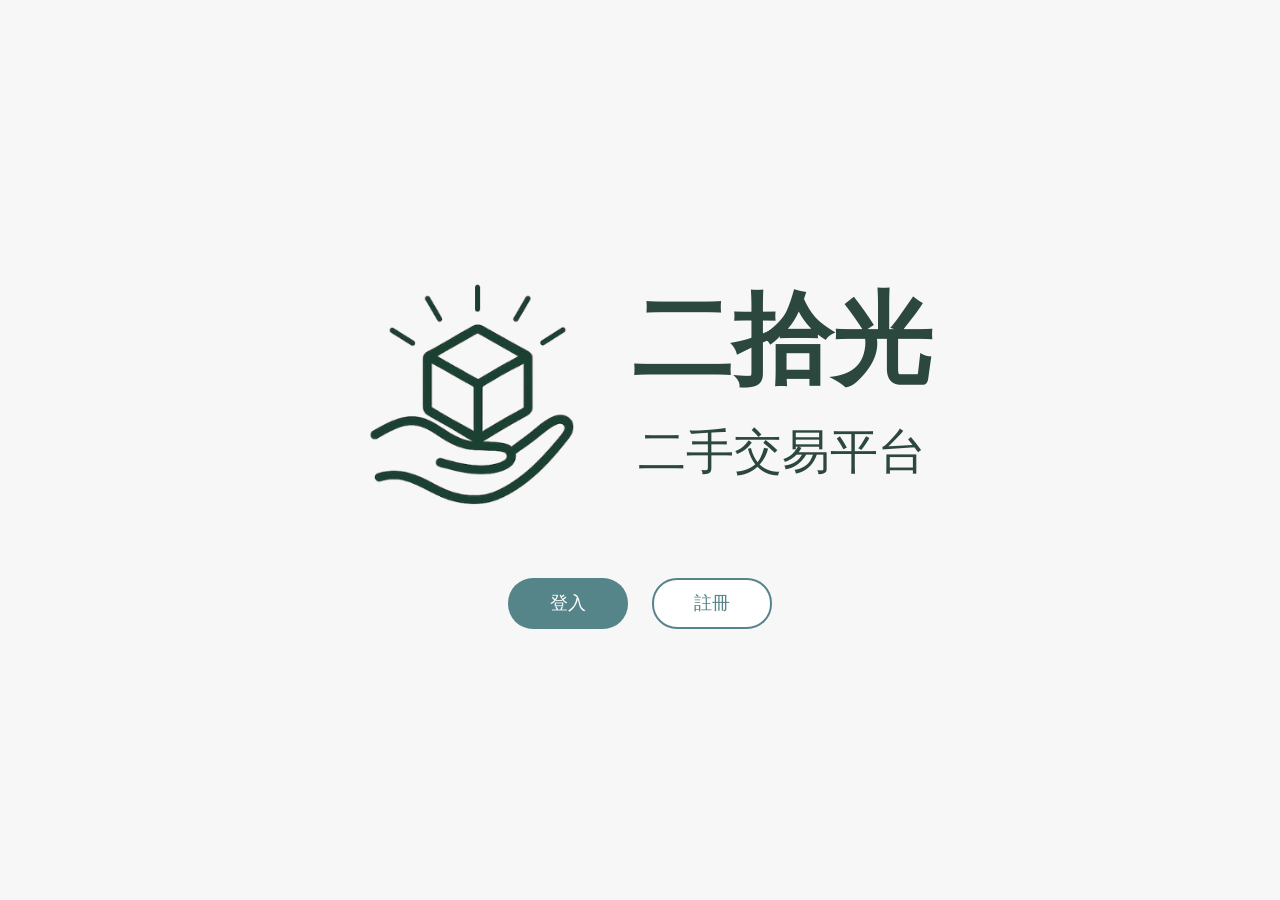
<file: TTL-deploy/index.html>
<!DOCTYPE html>
<html lang="zh-Hant">

<head>
  <meta charset="UTF-8">
  <title>二拾光 - 首頁</title>
  <meta name="viewport" content="width=device-width, initial-scale=1">
  <!-- Bootstrap -->
  <link href="https://cdn.jsdelivr.net/npm/bootstrap@5.3.0/dist/css/bootstrap.min.css" rel="stylesheet">
  <style>
    html,
    body {
      height: 100%;
      margin: 0;
      padding: 0;
      overflow: hidden;
      background-color: #f7f7f7;
      font-family: "Segoe UI", sans-serif;
      text-align: center;
    }

    .branding {
      display: flex;
      align-items: center;
      /* 重點：垂直置中 */
      justify-content: center;
      gap: 24px;
      margin-bottom: 40px;
      color: #2c473e;
      font-family: 'cwTeXKai', serif;
    }

    .logo-img {
      width: 260px;
      max-width: 30vw;
      display: block;
    }

    .text-group {
      display: flex;
      flex-direction: column;
      justify-content: center;
      margin-top: 4px;
      /* 微調，讓它正好與圖中心對齊 */
    }

    .title-text {
      font-size: 100px;
      font-weight: bold;
    }

    .subtitle {
      font-size: 48px;
      margin-bottom: 40px;
    }

    .btn-main {
      padding: 10px 30px;
      font-size: 18px;
      border-radius: 25px;
      border: none;
      margin: 10px;
      min-width: 120px;
    }

    .btn-login {
      background-color: #568589;
      color: white;
      border: 2px solid transparent;
    }

    .btn-register {
      background-color: white;
      border: 2px solid #568589;
      color: #568589;
    }

    .btn-login,
    .btn-register {
      transition: box-shadow 0.3s ease;
    }

    /* 滑鼠移上去時發光 */
    .btn-login:hover,
    .btn-register:hover {
      box-shadow: 0 0 10px 3px rgba(86, 133, 137, 0.7);
      /* 發光色為按鈕主色 */
    }
  </style>
</head>

<body>
  <!-- Logo 與標題 -->
  <div class="d-flex flex-column align-items-center justify-content-center" style="min-height: 100vh;">

    <div class="branding">
      <img src="Image/logo.png" alt="logo" class="logo-img" />
      <div class="text-group">
        <div class="title-text">二拾光</div>
        <div class="subtitle">二手交易平台</div>
      </div>
    </div>

    <!-- 按鈕 -->
    <div>
      <button class="btn-main btn-login" onclick="location.href='login.html'">登入</button>
      <button class="btn-main btn-register" onclick="location.href='register.html'">註冊</button>
    </div>
  </div>

</body>

</html>
</file>
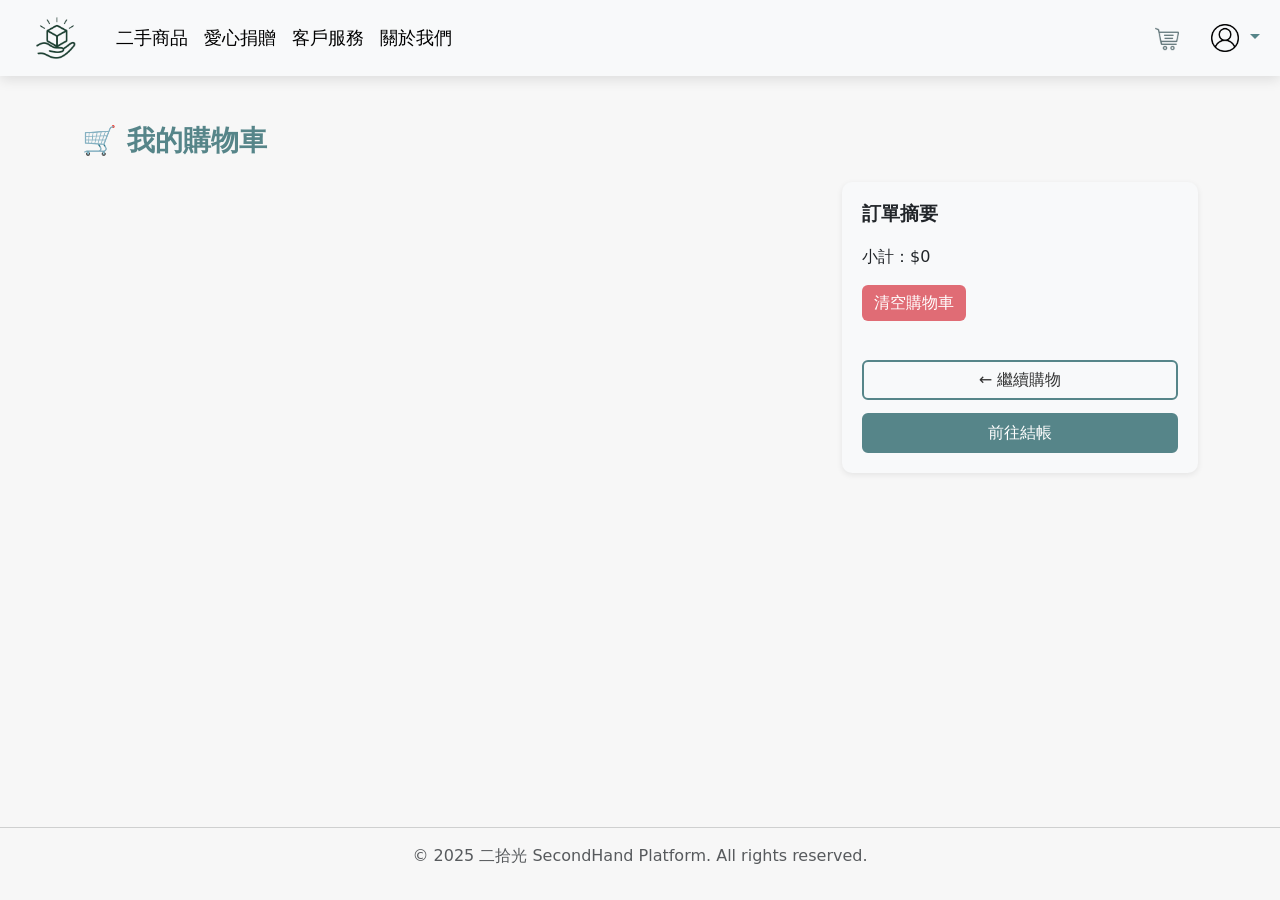
<file: TTL-deploy/cart.html>
<!DOCTYPE html>
<html lang="zh-Hant">

<head>
  <meta charset="UTF-8">
  <title>購物車 - SecondHand</title>
  <meta name="viewport" content="width=device-width, initial-scale=1">
  <!-- Bootstrap -->
  <link href="https://cdn.jsdelivr.net/npm/bootstrap@5.3.0/dist/css/bootstrap.min.css" rel="stylesheet">
  <link rel="stylesheet" href="style.css">
  <style>
    main {
      padding: 20px;
    }

    /* 預留scrollbar空間 */
    html {
      overflow-y: scroll;
    }

    .cart-item {
      background-color: #fff;
      border-radius: 10px;
      padding: 15px;
      margin-bottom: 15px;
      box-shadow: 0 2px 6px rgba(0, 0, 0, 0.08);
    }

    .cart-item img {
      width: 100px;
      height: 100px;
      object-fit: cover;
      border-radius: 8px;
    }

    .cart-summary {
      background-color: #f8f9fa;
      border-radius: 10px;
      padding: 20px;
      box-shadow: 0 2px 6px rgba(0, 0, 0, 0.08);
    }

    .cart-summary h5 {
      font-size: 1.2rem;
      margin-bottom: 20px;
    }

    .btn-danger {
      margin-bottom: 15px;
    }

    /* 繼續購物 */
    .btn-outline {
      border: 2px solid #568589;
      color: #333;
      margin-bottom: 5px;
    }

    .btn-outline:hover {
      border: 2px solid #568589;
      box-shadow: 0 0 10px 2px rgba(86, 133, 137, 0.5);
    }

    .btn-outline:active {
      border: 2px solid #568589 !important;
    }

    /* 前往結帳、確認結帳 */
    .btn-success,
    .btn-primary {
      border: 2px solid #568589;
      background-color: #568589;
    }

    .btn-success:hover,
    .btn-primary:hover {
      border: 2px solid #568589;
      background-color: #568589;
      box-shadow: 0 0 10px 2px rgba(86, 133, 137, 0.5);
    }

    .btn-success:active,
    .btn-primary:active {
      background-color: #568589 !important;
      border-color: #568589 !important;
      color: white !important;
    }

    h3 {
      color: #568589;
    }

    .content {
      margin: 40px;
    }

    /* 移除 */
    .remove-btn {
      background-color: #e06c75;
      border: #e06c75;
    }

    .remove-btn:hover {
      background-color: #b3565d;
    }

    /* 清空購物車 */
    #clearCartBtn:hover {
      background-color: #b3565d !important;
    }
  </style>
</head>

<body>
  <div id="navbar-placeholder"></div>

  <main class="container mt-4 mb-5">
    <h3 class="mb-4 fw-bold">🛒 我的購物車</h3>

    <!-- 商品清單 -->
    <div class="row">
      <div class="col-lg-8" id="cartItems">
        <!-- JS 動態插入商品 -->
      </div>

      <!-- 結帳區 -->
      <div class="col-lg-4">
        <div class="cart-summary">
          <h5 class="fw-bold">訂單摘要</h5>
          <p id="subtotal">小計：$0</p>
          <button id="clearCartBtn" class="btn btn-danger" style="background-color: #e06c75; border: #e06c75;;">
            清空購物車</button>
          <div class="d-grid gap-2 mt-4">
            <a href="product_list.html" class="btn btn-outline">← 繼續購物</a>
            <button id="checkoutBtn" class="btn btn-success">前往結帳</button>
          </div>
        </div>
      </div>

    </div>

    <!-- 結帳區塊（預設隱藏） -->
    <div id="checkoutSection" style="display:none; margin-top:20px; border-radius: 10px;" class="card p-3">

      <h4 style="color: #568589; margin: 10px 0 0 10px; ">確認結帳</h4>
      <div class="content">
        <div id="checkoutItems"></div>
        <p class="fw-bold mt-3">原始總金額：<span id="checkoutTotal">0</span> 元</p>
        <p class="fw-bold" style="color:#e06c75;">折抵後金額：<span id="finalAmount">0</span> 元</p>

        <!-- 使用點數折抵 -->
        <div class="mb-3">
          <label for="pointsToUse" class="form-label">
            使用點數折抵（你有 <span id="availablePoints">0</span> 點，最多可用）
          </label>
          <input type="number" class="form-control" id="pointsToUse" value="0" min="0">
        </div>

        <!-- 信用卡輸入 -->
        <div class="mb-3">
          <label for="cardNumber" class="form-label">信用卡號碼</label>
          <input type="text" class="form-control" id="cardNumber" placeholder="請輸入 16 位數信用卡號碼" maxlength="19"
            pattern="\d{16}" required>
        </div>

        <button id="confirmOrderBtn" class="btn btn-primary">送出訂單</button>
      </div>

    </div>
    </div>
  </main>

  <div id="footer-placeholder"></div>

  <script src="https://cdn.jsdelivr.net/npm/bootstrap@5.3.0/dist/js/bootstrap.bundle.min.js"></script>
  <script src="Sample/main.js"></script>
  <script src="js/cart.js"></script>
</body>

</html>
</file>
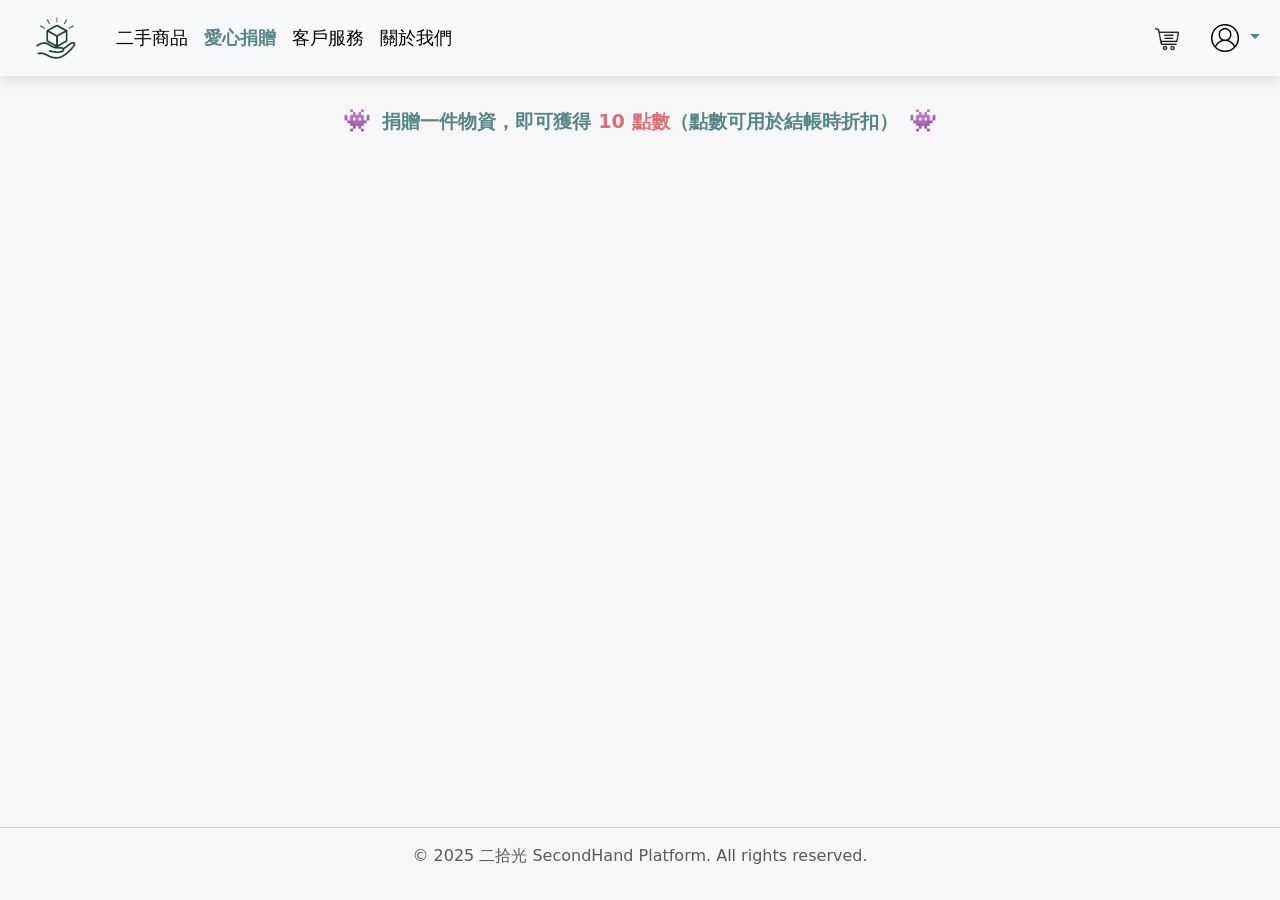
<file: TTL-deploy/donate.html>
<!DOCTYPE html>
<html lang="zh-Hant">

<head>
  <meta charset="UTF-8">
  <title>愛心捐贈 - SecondHand</title>
  <meta name="viewport" content="width=device-width, initial-scale=1">
  <link href="https://cdn.jsdelivr.net/npm/bootstrap@5.3.0/dist/css/bootstrap.min.css" rel="stylesheet">
  <link rel="stylesheet" href="style.css">
  <style>
    .category-card {
      border: none;
      border-radius: 10px;
      overflow: hidden;
      box-shadow: 2px 2px 6px rgba(0, 0, 0, 0.1);
      transition: transform 0.2s;
      cursor: pointer;
    }

    .category-card:hover {
      transform: translateY(-5px);
    }

    .card-img-top {
      height: 100%;
      /* width: 100%; */
      aspect-ratio: 1 / 1;
      object-fit: cover;
    }

    .category-card .card-body {
      text-align: center;
      font-weight: bold;
      font-size: 1.1rem;
      display: flex;
      justify-content: space-between;
      align-items: center;
    }

    .emoji {
      font-size: 1.4rem;
      margin: 0 5px;
    }
    
    .notice {
      font-weight: bold;
      text-align: center;
      font-size:larger;
      margin-bottom: 30px;
      color: #568589;
    }

    .donor-name {
      position: absolute;
      bottom: 10px;
      right: 10px;
      font-size: 0.8em;
      color: #666;
    }
  </style>
</head>

<body>
  <div id="navbar-placeholder"></div>

    <main class="container mt-4 mb-5">
      <p class="notice">
        <span class="emoji">👾</span>
        
        捐贈一件物資，即可獲得 <span style="color: #e06c75;">10 點數</span>（點數可用於結帳時折扣）
        <span class="emoji">👾</span>
      </p>

      <!-- 類別列表 -->
      <div class="row g-4">
        <div class="container mt-4">
          <div class="row" id="donatedContainer"></div>
        </div>
      </div>
    </main>

    <!-- 捐贈 Modal -->
    <div class="modal fade" id="donateModal" tabindex="-1">
      <div class="modal-dialog">
        <form class="modal-content p-3">
          <h5 class="fw-bold mb-3">填寫捐贈資料</h5>
          <input type="hidden" id="donate-category">
          <div class="mb-3">
            <label>物品名稱</label>
            <input type="text" class="form-control" required>
          </div>
          <div class="mb-3">
            <label>簡短描述</label>
            <textarea class="form-control" rows="3"></textarea>
          </div>
          <div class="mb-3">
            <label>上傳圖片</label>
            <input type="file" class="form-control" accept="image/*">
          </div>
          <div class="text-end">
            <button type="button" class="btn btn-secondary me-2" data-bs-dismiss="modal">取消</button>
            <button type="submit" class="btn btn-success">送出捐贈</button>
          </div>
        </form>
      </div>
    </div>
  
  <div id="footer-placeholder"></div>

  <script src="https://cdn.jsdelivr.net/npm/bootstrap@5.3.0/dist/js/bootstrap.bundle.min.js"></script>
  <script src="Sample/main.js"></script>
  <script>
    // 記錄點了哪一個類別
    document.querySelectorAll('.category-card').forEach(card => {
      card.addEventListener('click', () => {
        const category = card.getAttribute('data-category');
        document.getElementById('donate-category').value = category;
      });
    });
  </script>
  <script src="js/donated_products.js"></script>
</body>

</html>
</file>
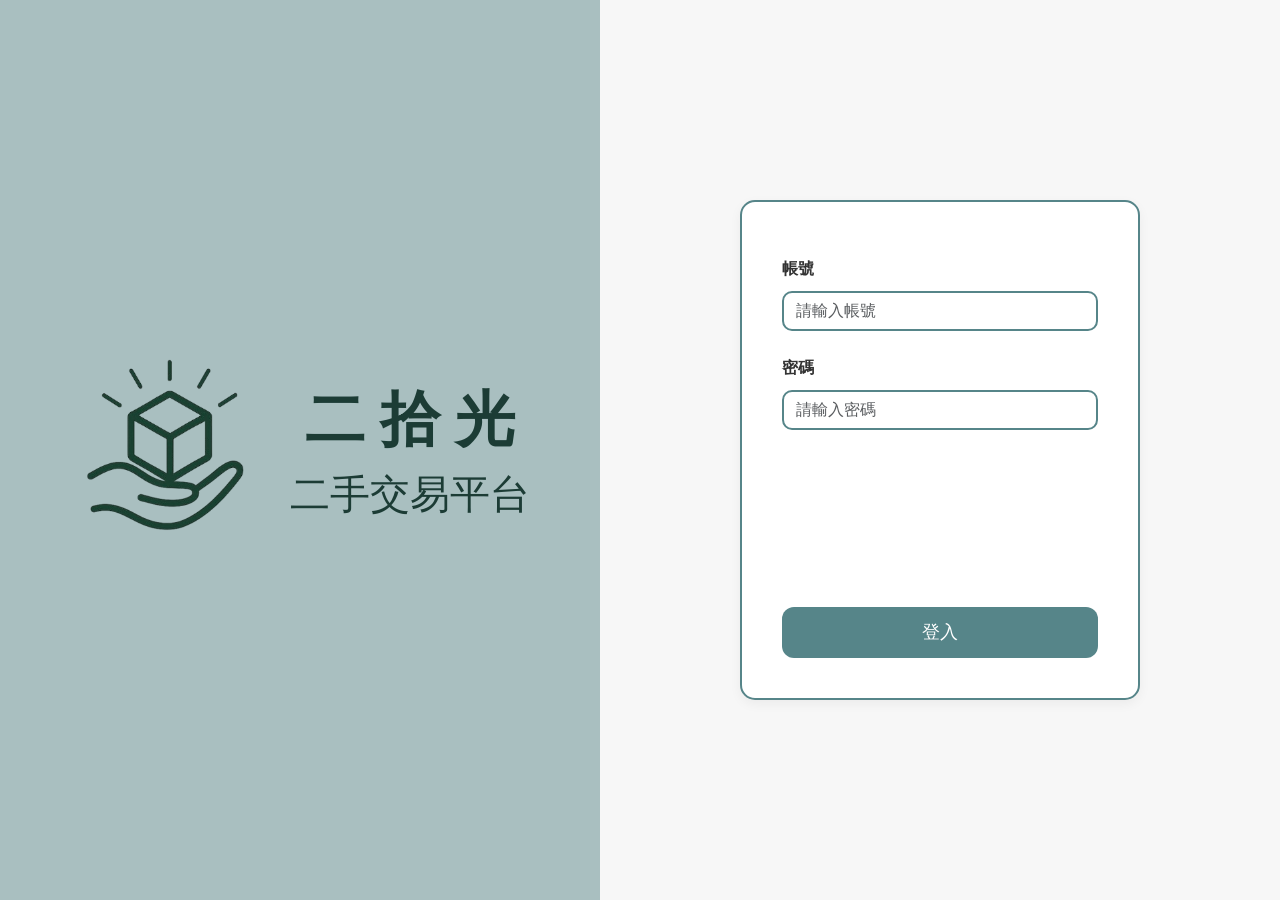
<file: TTL-deploy/login.html>
<!DOCTYPE html>
<html lang="zh-Hant">

<head>
  <meta charset="UTF-8">
  <title>登入 - 二拾光</title>
  <meta name="viewport" content="width=device-width, initial-scale=1">
  <!-- Bootstrap -->
  <link href="https://cdn.jsdelivr.net/npm/bootstrap@5.3.0/dist/css/bootstrap.min.css" rel="stylesheet">
  <style>
    body {
      height: 100%;
      margin: 0;
      padding: 0;
      background-color: #f2f2f2;
      font-family: "Segoe UI", sans-serif;
    }

    .container-fluid {
      display: flex;
      min-height: 100vh;
    }

    .left-panel {
      background-color: #a9bfc0;
      flex: 1;
      display: flex;
      justify-content: center;
      align-items: center;
      flex-direction: column;
      color: #fff;
    }

    .left-panel img {
      width: 200px;
      margin-bottom: 10px;
    }

    .left-panel .title {
      font-size: 60px;
      font-weight: bold;
      color: #1c3c35;
    }

    .left-panel .subtitle {
      font-size: 40px;
      color: #1c3c35;
    }

    .branding {
      display: flex;
      align-items: center;
      gap: 20px;
      font-family: ‘cwTeXKai’, serif;
    }

    .text-group {
      display: flex;
      flex-direction: column;
      justify-content: center;
      align-items: center;
    }

    .right-panel {
      background-color: #f7f7f7;
      flex: 1;
      display: flex;
      justify-content: center;
      align-items: center;
      padding: 40px;
    }

    form {
      display: flex;
      flex-direction: column;
      flex-grow: 1;
    }

    .form-box {
      background-color: #fff;
      padding: 40px;
      border-radius: 15px;
      border: 2px solid #568589;
      width: 100%;
      height: 500px;
      max-width: 400px;
      box-shadow: 0 4px 12px rgba(0, 0, 0, 0.05);
      display: flex;
      flex-direction: column;
    }

    .form-box label {
      font-weight: bold;
      margin-top: 15px;
      color: #333;
    }

    .form-control {
      border-radius: 10px;
      border: 2px solid #568589;
    }

    .btn-login {
      margin-top: 30px;
      width: 100%;
      background-color: #568589;
      border: none;
      border-radius: 12px;
      padding: 12px;
      font-size: 18px;
      color: white;
      margin-top: auto;
    }

    .no-gap {
      padding: 0;
      margin: 0;
    }

    .btn-login:hover {
      box-shadow: 0 0 10px 3px rgba(86, 133, 137, 0.7);
    }
  </style>
</head>

<body>

  <div class="container-fluid no-gap">
    <!-- 左側品牌區 -->
    <div class="left-panel">
      <div class="branding">
        <img src="Image/logo.png" alt="logo">
        <div class="text-group">
          <div class="title">二 拾 光</div>
          <div class="subtitle">二手交易平台</div>
        </div>
      </div>
    </div>

    <!-- 右側登入表單 -->
    <div class="right-panel">
      <div class="form-box">
        <form action="php/login.php" method="post">
          <label for="username" style="margin-bottom: 10px;">帳號</label>
          <input type="text" style="margin-bottom: 10px;" class="form-control" id="username" name="username" placeholder="請輸入帳號" required>

          <label for="password" style="margin-bottom: 10px;">密碼</label>
          <input type="password" class="form-control" id="password" name="password" placeholder="請輸入密碼" required>

          <button type="submit" class="btn-login">登入</button>
        </form>
      </div>
    </div>
  </div>

</body>

</html>
</file>
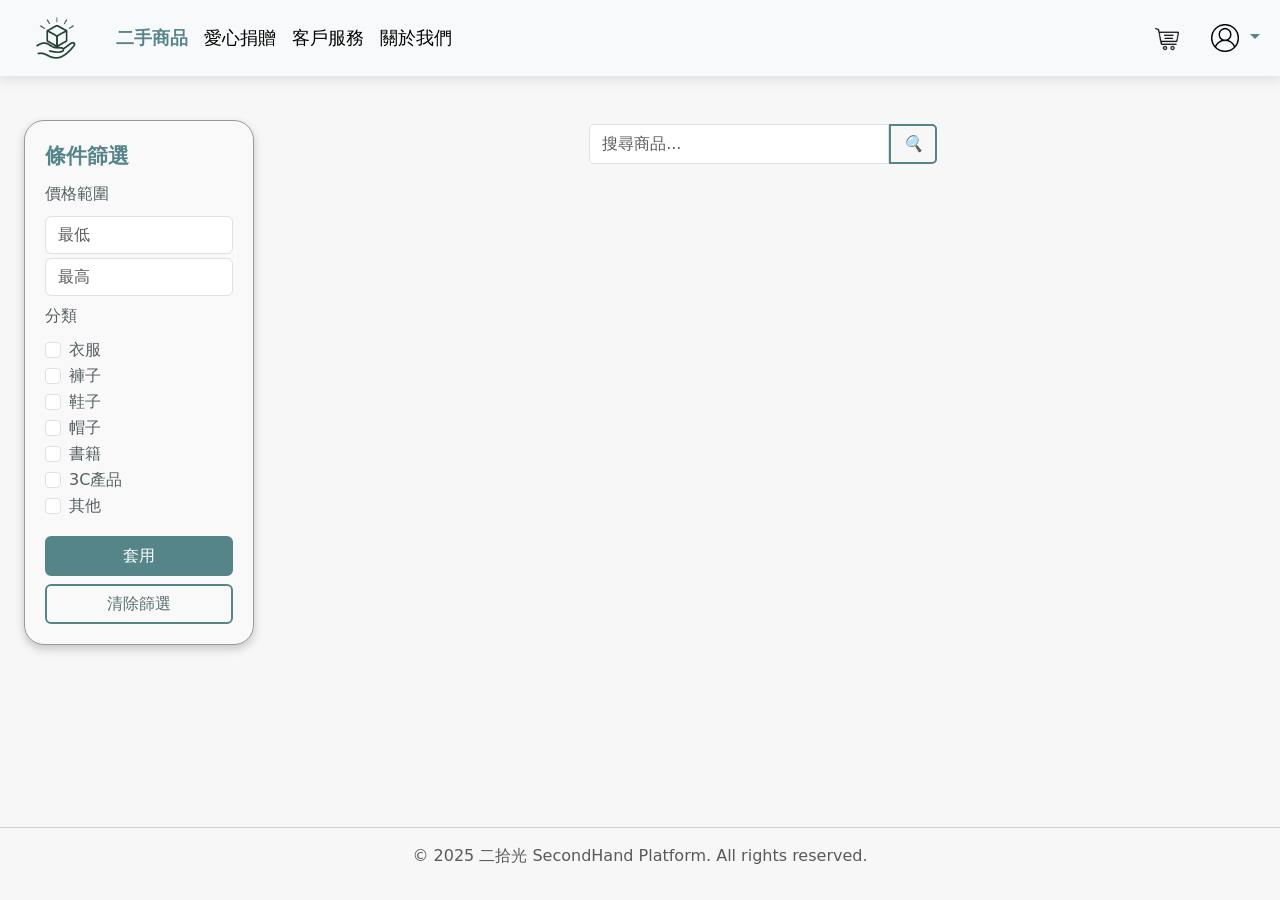
<file: TTL-deploy/product_list.html>
<!DOCTYPE html>
<html lang="zh-Hant">

<head>
  <meta charset="UTF-8">
  <title>首頁 - SecondHand</title>
  <meta name="viewport" content="width=device-width, initial-scale=1">
  <!-- Bootstrap CSS -->
  <link href="https://cdn.jsdelivr.net/npm/bootstrap@5.3.0/dist/css/bootstrap.min.css" rel="stylesheet">
  <link rel="stylesheet" href="style.css">
  <style>
    .filter-wrapper {
      flex: 0 0 20%;
    }

    .filter-box {
      border: 1px solid #999;
      border-radius: 20px;
      padding: 20px;
      background-color: #f9f9f9;
      box-shadow: 0 4px 10px rgba(0, 0, 0, 0.2);
      position: fixed;
      top: 100px;
      /* left: 40px;    */
      width: 100%;
      max-width: 230px;
      margin-top: 20px;
      margin-left: 0;
    }

    .filter-title {
      color: #568589;
      font-weight: bold;
      font-size: 1.3rem;
      margin-bottom: 10px;
    }

    .filter-box input,
    .filter-box select {
      margin-bottom: 10px;
    }

    .content {
      color: #546062;
    }

    /* 套用btn */
    .btn-secondary {
      border: 2px solid #568589;
      background-color: #568589;
      /* border: #568589; */
    }

    .btn-secondary:hover {
      border: 2px solid #568589;
      background-color: #568589;
      box-shadow: 0 0 10px 3px rgba(86, 133, 137, 0.5);
    }

    /* 清除篩選btn */
    .btn-outline-secondary {
      border: 2px solid #568589;
      color: #5a6f73;
      background-color: transparent;
    }

    .btn-outline-secondary:hover {
      border: 2px solid #568589;
      color: #5a6f73;
      background-color: transparent;
      box-shadow: 0 0 10px 1px rgba(86, 133, 137, 0.7);
    }

    /* 勾選顏色 */
    /* .form-check-input {
      border: 2px solid #568589;
      cursor: pointer;
    } */

    .form-check-input:checked {
      background-color: #568589;
      border-color: #568589;
    }

    .form-check-input:hover {
      box-shadow: 0 0 5px rgba(86, 133, 137, 0.5);
    }

    .search-bar {
      display: flex;
      justify-content: center;
      margin: 20px 0;
    }

    .search-bar input {
      width: 300px;
      border-radius: 5px 0 0 5px;
    }

    .search-bar button {
      border-radius: 0 5px 5px 0;
    }

    /* 商品 */
    .card .card-body h5 {
      font-weight: bold;
    }

    .product-wrapper {
      flex: 1;
      display: flex;
      flex-direction: column;
      /* align-items: center; */
      min-width: 0;
    }

    #productList>.col-md-3 {
      min-width: 250px;
      flex: 0 0 25%;
      /* 保持 4 欄寬度邏輯 */
      max-width: 25%;
      box-sizing: border-box;
    }

    /* 圖片大小固定，高度統一 */
    .card-img-top {
      width: 100%;
      height: 200px;
      object-fit: cover;
    }

    .seller-name {
      position: absolute;
      bottom: 10px;
      right: 10px;
      font-size: 0.8em;
      color: #666;
    }
  </style>

</head>

<body>
  <div id="navbar-placeholder"></div>

  <main class="flex-grow-1 d-flex flex-column">
    <div class="container-fluid mt-4 px-4">
      <!-- <div class="row justify-content-center"> -->
      <div class="d-flex">

        <!-- 篩選區 -->
        <div class="filter-wrapper">
          <div class="filter-box">
            <div class="filter-title">條件篩選 <span style="float:right;"></span></div>
            <div class="content">
              <label style="margin-bottom: 10px;">價格範圍</label>

              <input type="number" class="form-control mb-1" placeholder="最低" id="minPrice" min="0">
              <input type="number" class="form-control mb-2" placeholder="最高" id="maxPrice" min="0">
            </div>

            <div class="content">
              <label style="margin-bottom: 10px;">分類</label>

              <div class="form-check">
                <input class="form-check-input category-filter" type="checkbox" value="衣服" id="cat1">
                <label class="form-check-label" for="cat1">衣服</label>
              </div>
              <div class="form-check">
                <input class="form-check-input category-filter" type="checkbox" value="褲子" id="cat2">
                <label class="form-check-label" for="cat2">褲子</label>
              </div>
              <div class="form-check">
                <input class="form-check-input category-filter" type="checkbox" value="鞋子" id="cat3">
                <label class="form-check-label" for="cat3">鞋子</label>
              </div>
              <div class="form-check">
                <input class="form-check-input category-filter" type="checkbox" value="帽子" id="cat4">
                <label class="form-check-label" for="cat4">帽子</label>
              </div>
              <div class="form-check">
                <input class="form-check-input category-filter" type="checkbox" value="書籍" id="cat5">
                <label class="form-check-label" for="cat5">書籍</label>
              </div>
              <div class="form-check">
                <input class="form-check-input category-filter" type="checkbox" value="3C產品" id="cat6">
                <label class="form-check-label" for="cat6">3C產品</label>
              </div>
              <div class="form-check">
                <input class="form-check-input category-filter" type="checkbox" value="其他" id="cat7">
                <label class="form-check-label" for="cat7">其他</label>
              </div>
            </div>
            <button id="applyFilterBtn" class="btn btn-secondary mt-3 w-100">套用</button>
            <button id="clearFilterBtn" class="btn btn-outline-secondary mt-2 w-100">清除篩選</button>
          </div>
        </div>

        <!-- 商品展示區 -->
        <div class="product-wrapper">

          <!-- 搜尋欄 -->
          <div class="search-bar">
            <input type="text" class="form-control" placeholder="搜尋商品...">
            <button class="btn btn-outline-secondary"><i class="bi bi-search">🔍</i></button>
          </div>

          <!-- 商品卡片列表 -->
          <div class="row" id="productList"></div>
          <!-- 分頁按鈕 -->
          <nav aria-label="Page navigation">
            <ul class="pagination justify-content-center mt-4" id="pagination"></ul>
          </nav>

        </div>
      </div>
    </div>
  </main>

  <div id="footer-placeholder"></div>

  <script src="https://cdn.jsdelivr.net/npm/bootstrap@5.3.0/dist/js/bootstrap.bundle.min.js"></script>
  <script src="Sample/main.js"></script>
  <script src="js/products_list.js"></script>
</body>

</html>
</file>
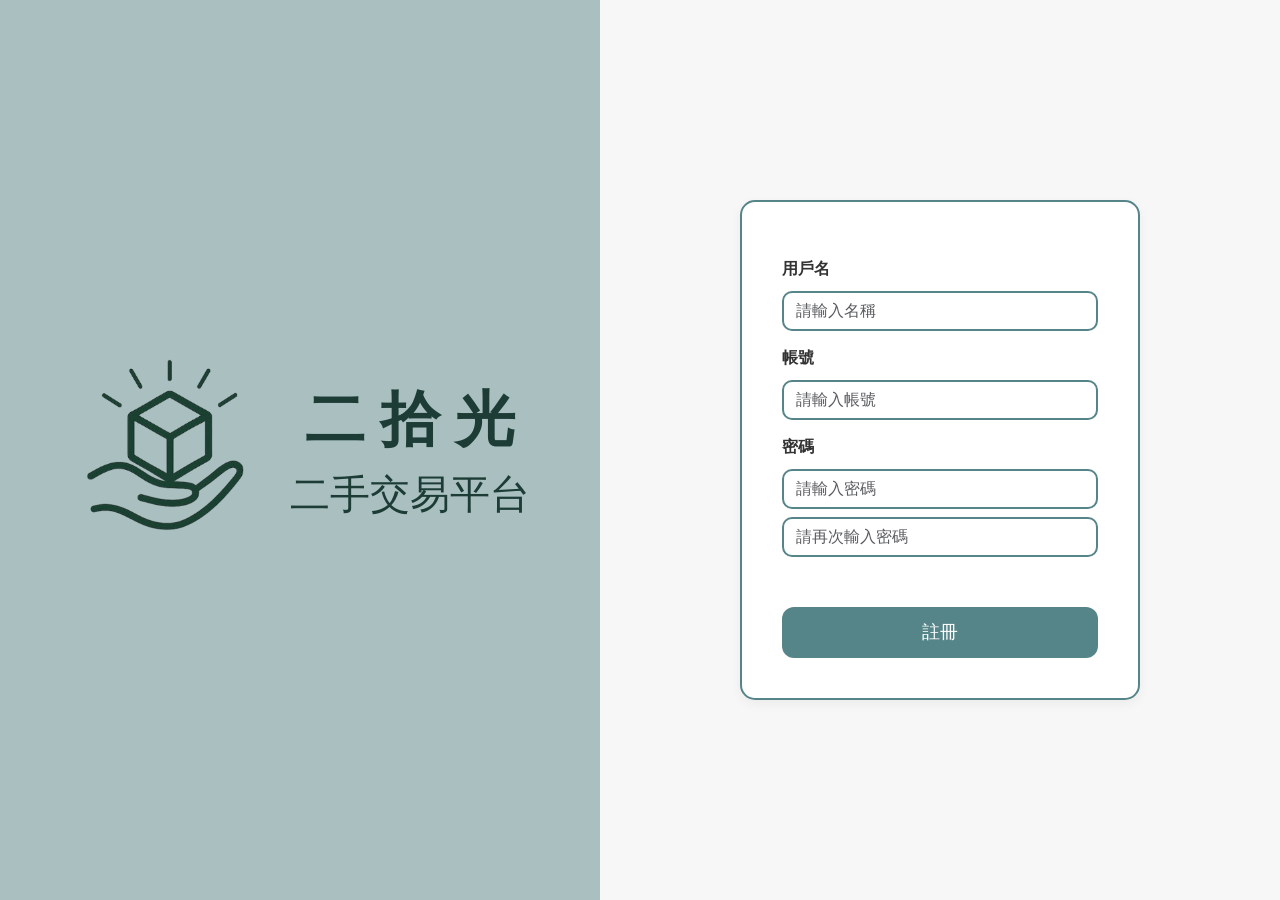
<file: TTL-deploy/register.html>
<!DOCTYPE html>
<html lang="zh-Hant">

<head>
  <meta charset="UTF-8">
  <title>註冊 - 二拾光</title>
  <meta name="viewport" content="width=device-width, initial-scale=1">
  <!-- Bootstrap -->
  <link href="https://cdn.jsdelivr.net/npm/bootstrap@5.3.0/dist/css/bootstrap.min.css" rel="stylesheet">
  <style>
    html,
    body {
      height: 100%;
      margin: 0;
      padding: 0;
      background-color: #f2f2f2;
      font-family: "Segoe UI", sans-serif;
    }

    .container-fluid {
      display: flex;
      height: 100vh;
      padding: 0;
      margin: 0;
    }

    .left-panel {
      background-color: #a9bfc0;
      flex: 1;
      display: flex;
      justify-content: center;
      align-items: center;
      flex-direction: column;
    }

    .left-panel img {
      width: 200px;
      margin-bottom: 10px;
    }

    .left-panel .title {
      font-size: 60px;
      font-weight: bold;
      color: #1c3c35;
    }

    .left-panel .subtitle {
      font-size: 40px;
      color: #1c3c35;
    }

    .branding {
      display: flex;
      align-items: center;
      gap: 20px;
      font-family: ‘cwTeXKai’, serif;
    }

    .text-group {
      display: flex;
      flex-direction: column;
      justify-content: center;
      align-items: center;
    }

    .right-panel {
      background-color: #f7f7f7;
      flex: 1;
      display: flex;
      justify-content: center;
      align-items: center;
      padding: 40px;
    }

    form {
      display: flex;
      flex-direction: column;
      flex-grow: 1;
    }

    .form-box {
      background-color: #fff;
      padding: 40px;
      border-radius: 15px;
      border: 2px solid #568589;
      width: 100%;
      height: 500px;
      max-width: 400px;
      box-shadow: 0 4px 12px rgba(0, 0, 0, 0.05);
      display: flex;
      flex-direction: column;
    }

    .form-box label {
      font-weight: bold;
      margin-top: 15px;
      color: #333;
    }

    .form-control {
      border-radius: 10px;
      border: 2px solid #568589;
    }

    .btn-register {
      margin-top: 30px;
      width: 100%;
      background-color: #568589;
      border: none;
      border-radius: 12px;
      padding: 12px;
      font-size: 18px;
      color: white;
      margin-top: auto;
    }

    .btn-register:hover {
      box-shadow: 0 0 10px 3px rgba(86, 133, 137, 0.7);
    }
  </style>
</head>

<body>

  <div class="container-fluid">
    <!-- 左側品牌區 -->
    <div class="left-panel">
      <div class="branding">
        <img src="Image/logo.png" alt="logo">
        <div class="text-group">
          <div class="title">二 拾 光</div>
          <div class="subtitle">二手交易平台</div>
        </div>
      </div>
    </div>

    <!-- 右側註冊表單 -->
    <div class="right-panel">
      <div class="form-box">
        <form action="php/register.php" method="post">
          <label for="name" style="margin-bottom: 10px;">用戶名</label>
          <input type="text" class="form-control" id="name" name="name" placeholder="請輸入名稱" required>

          <label for="username" style="margin-bottom: 10px;">帳號</label>
          <input type="text" class="form-control" id="username" name="username" placeholder="請輸入帳號" required>

          <label for="password" style="margin-bottom: 10px;">密碼</label>
          <input type="password" class="form-control" id="password" name="password" placeholder="請輸入密碼" required>

          <input type="password" class="form-control mt-2" id="confirm" name="confirm" placeholder="請再次輸入密碼" required>

          <button type="submit" class="btn-register">註冊</button>
        </form>

      </div>
    </div>
  </div>

</body>

</html>
</file>
<file: TTL-deploy/style.css>
html, body {
  height: 100%;
  margin: 0;
  display: flex;
  flex-direction: column;
  background-color: #f7f7f7;
  padding-top: 40px;
}

main {
  flex: 1;
}

.navbar {
  box-shadow: 0 4px 12px rgba(0, 0, 0, 0.1);
}

.navbar-brand {
  margin-left: 0;
  padding-left: 0;
}

.navbar-brand img {
  width: 50px;
  height: 50px;
  object-fit: contain;
  margin: 0 10px 0 20px;
  border-radius: 50%;
}

.navbar-nav .nav-link {
  font-size: 1.1rem;
  font-weight: normal;
  color: black;
  transition: font-weight 0.2s ease; /* 平滑加粗效果 */
}

.navbar-nav .nav-link:hover {
  font-weight: bold;
  color: #568589;
}

/* 滑鼠點下去 */
.nav-link.active {
  font-weight: bold;
  color: #568589 !important;
}

.navbar-nav .nav-link.active:hover {
  color: #568589;
  font-weight: bold;
}

h4 {
  font-weight: bold;
  color: #2c473e;
  margin-bottom: 1rem;
}

.product-card {
  border: 1px solid #dee2e6;
  border-radius: 10px;
  overflow: hidden;
  transition: box-shadow 0.3s;
}

.product-card:hover {
  box-shadow: 0 4px 12px rgba(0, 0, 0, 0.1);
}

.product-card img {
  object-fit: cover;
  height: 180px;
}

.product-name {
  font-weight: bold;
  color: #333;
}

#cartIcon,
#userIcon {
  width: 28px;
  height: 28px;
  object-fit: contain;
  vertical-align: middle;
}

/* 頁數 */
.pagination .page-link {
  color: #a3d0d4;
  border-color: #568589; 
  background-color: transparent;
  transition: box-shadow 0.3s ease, color 0.3s ease, border-color 0.3s ease;
}

.pagination .page-link:hover {
  color: #3a5a5d;
  box-shadow: 0 4px 10px rgba(86, 133, 137, 0.3);
  border-color: #568589;
  background-color: transparent;
}

.pagination .page-item.active .page-link {
  color: #3a5a5d;
  box-shadow: 0 4px 12px rgba(86, 133, 137, 0.5);
  border-color: #568589;
  background-color: transparent;
}

/* 左上角分類標籤 */
.badge-category {
  background-color:  #99B5B8; 
  color: #fff;
  font-weight: 600;
  padding: 0.25em 0.6em;
  border-radius: 0.375rem; /* Bootstrap badge 大小 */
  font-size: 0.75rem;
  position: absolute;
  top: 0.5rem;
  left: 0.5rem;
  z-index: 10;
}
</file>
